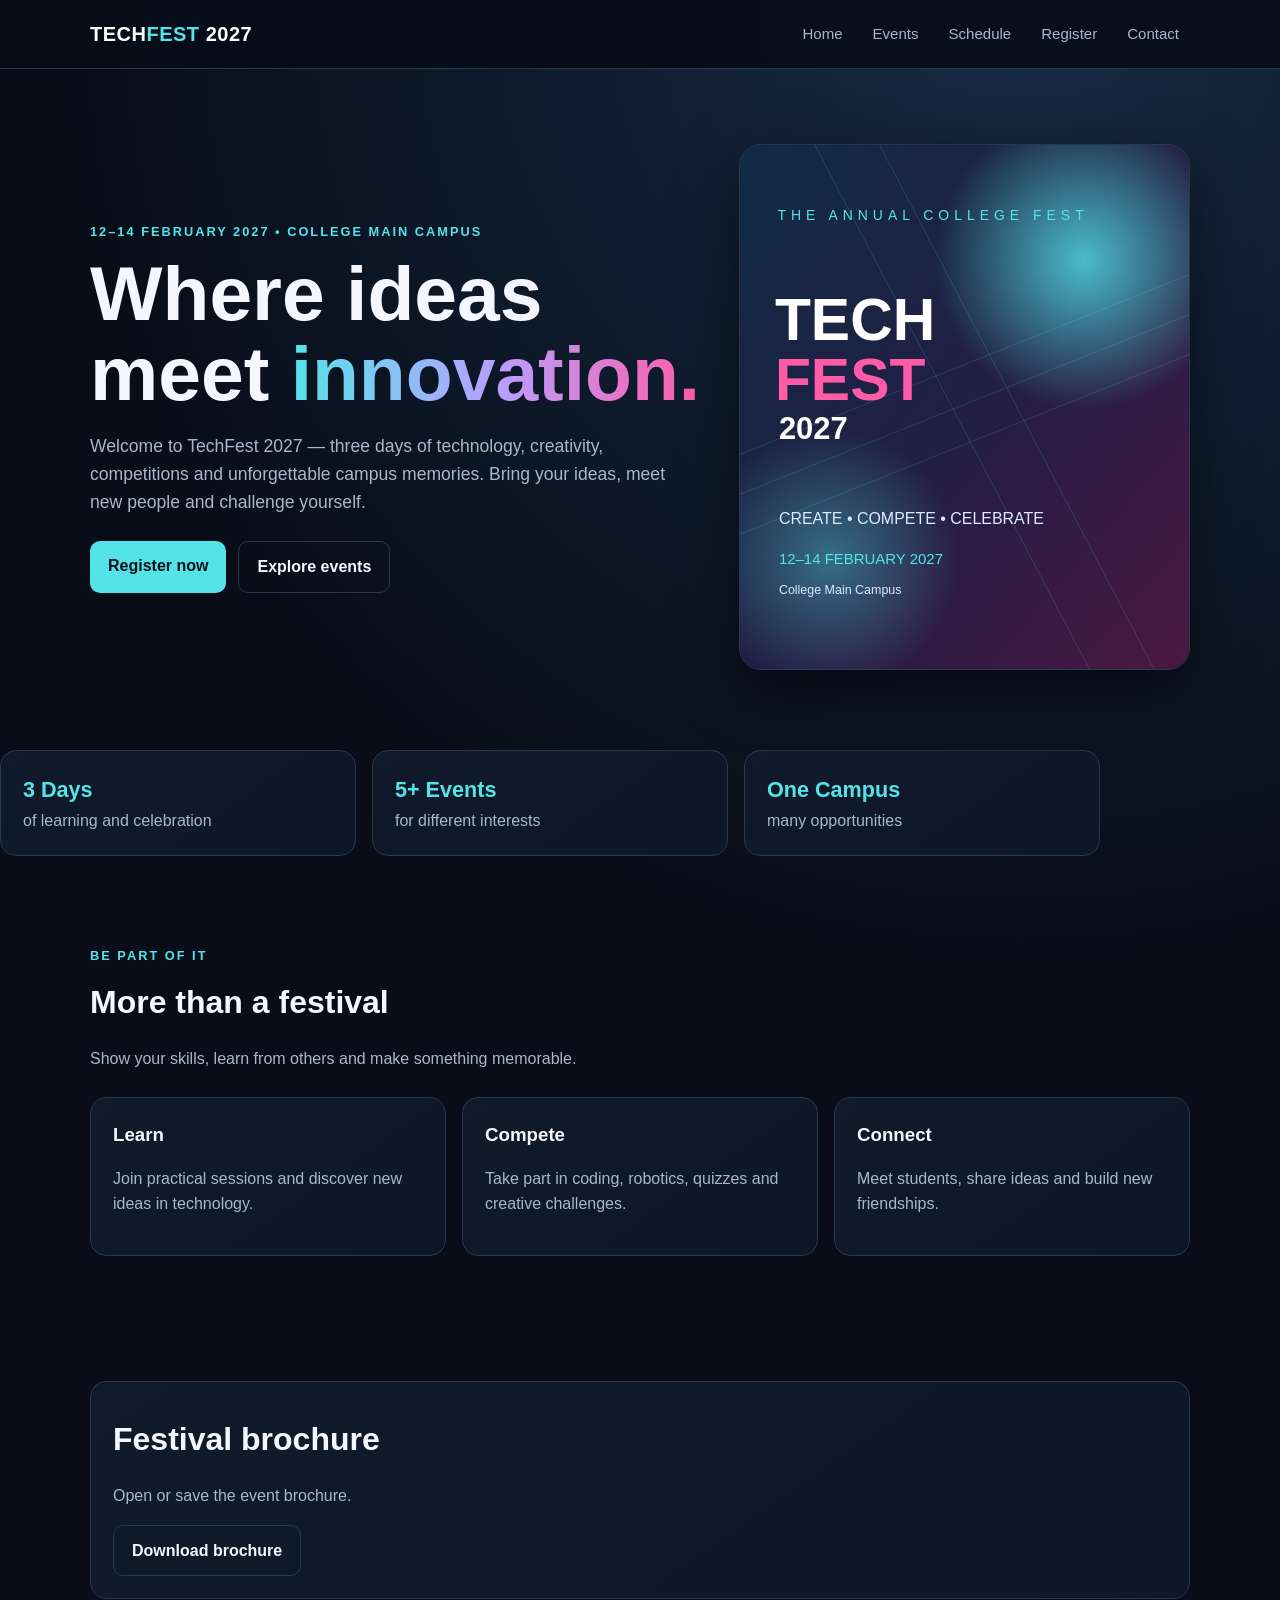
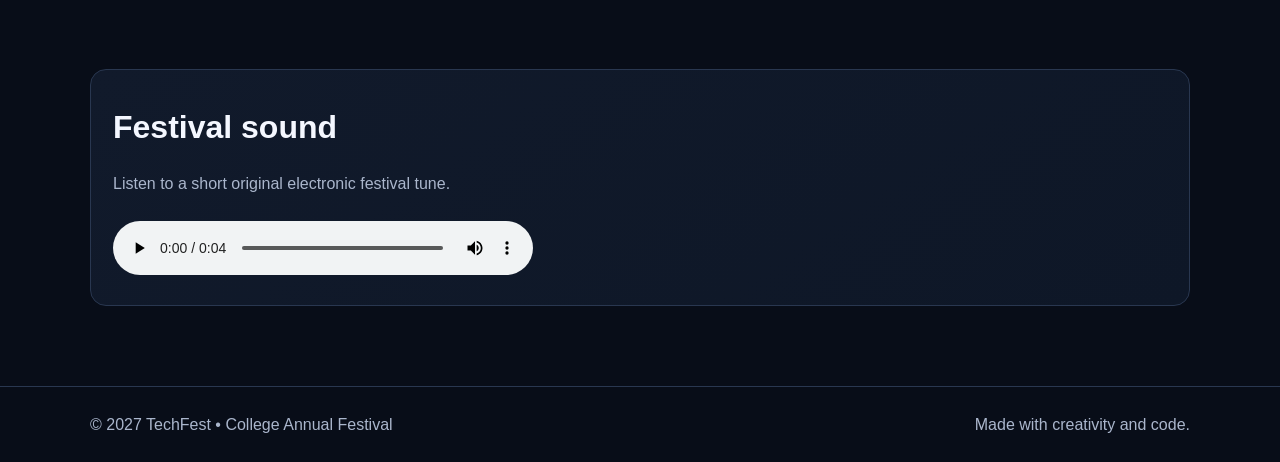
<file: index.html>
<!doctype html>
<html lang="en">
  <head>
    <meta charset="UTF-8" />
    <meta name="viewport" content="width=device-width, initial-scale=1.0" />
    <meta name="description" content="TechFest 2027 college festival website" />
    <title>Home | TechFest 2027</title>
    <link rel="stylesheet" href="style.css" />
  </head>
  <body>
    <header>
      <div class="container nav-wrap">
        <a class="brand" href="index.html">TECH<span>FEST</span> 2027</a>
        <nav aria-label="Main navigation">
          <a href="index.html">Home</a><a href="events.html">Events</a
          ><a href="schedule.html">Schedule</a
          ><a href="register.html">Register</a
          ><a href="contact.html">Contact</a>
        </nav>
      </div>
    </header>
    <main>
      <section class="container hero">
        <div>
          <div class="eyebrow">12–14 February 2027 • College Main Campus</div>
          <h1>Where ideas meet <span class="gradient">innovation.</span></h1>
          <p class="lead">
            Welcome to TechFest 2027 — three days of technology, creativity,
            competitions and unforgettable campus memories. Bring your ideas,
            meet new people and challenge yourself.
          </p>
          <div class="actions">
            <a class="btn" href="register.html">Register now</a
            ><a class="btn secondary" href="events.html">Explore events</a>
          </div>
        </div>
        <img
          class="poster"
          src="assets/fest-poster.svg"
          alt="TechFest 2027 festival poster"
        />
      </section>
      <section class="container stats">
        <div class="stat">
          <strong>3 Days</strong><span>of learning and celebration</span>
        </div>
        <div class="stat">
          <strong>5+ Events</strong><span>for different interests</span>
        </div>
        <div class="stat">
          <strong>One Campus</strong><span>many opportunities</span>
        </div>
      </section>
      <section class="container section">
        <div class="section-head">
          <div class="eyebrow">Be part of it</div>
          <h2>More than a festival</h2>
          <p>
            Show your skills, learn from others and make something memorable.
          </p>
        </div>
        <div class="cards">
          <article class="card">
            <h3>Learn</h3>
            <p class="muted">
              Join practical sessions and discover new ideas in technology.
            </p>
          </article>
          <article class="card">
            <h3>Compete</h3>
            <p class="muted">
              Take part in coding, robotics, quizzes and creative challenges.
            </p>
          </article>
          <article class="card">
            <h3>Connect</h3>
            <p class="muted">
              Meet students, share ideas and build new friendships.
            </p>
          </article>
        </div>
      </section>
      <section class="container section">
        <div class="content-box">
          <h2>Festival brochure</h2>
          <p class="muted">Open or save the event brochure.</p>
          <a class="btn secondary" href="assets/brochure.html" download
            >Download brochure</a
          >
        </div>
      </section>
      <section class="container section">
        <div class="content-box">
          <h2>Festival sound</h2>
          <p class="muted">
            Listen to a short original electronic festival tune.
          </p>
          <audio controls>
            <source src="assets/fest-theme.wav" type="audio/wav" />
            Your browser does not support audio playback.
          </audio>
        </div>
      </section>
    </main>
    <footer>
      <div class="container footer-row">
        <span>© 2027 TechFest • College Annual Festival</span
        ><span>Made with creativity and code.</span>
      </div>
    </footer>
  </body>
</html>
</file>
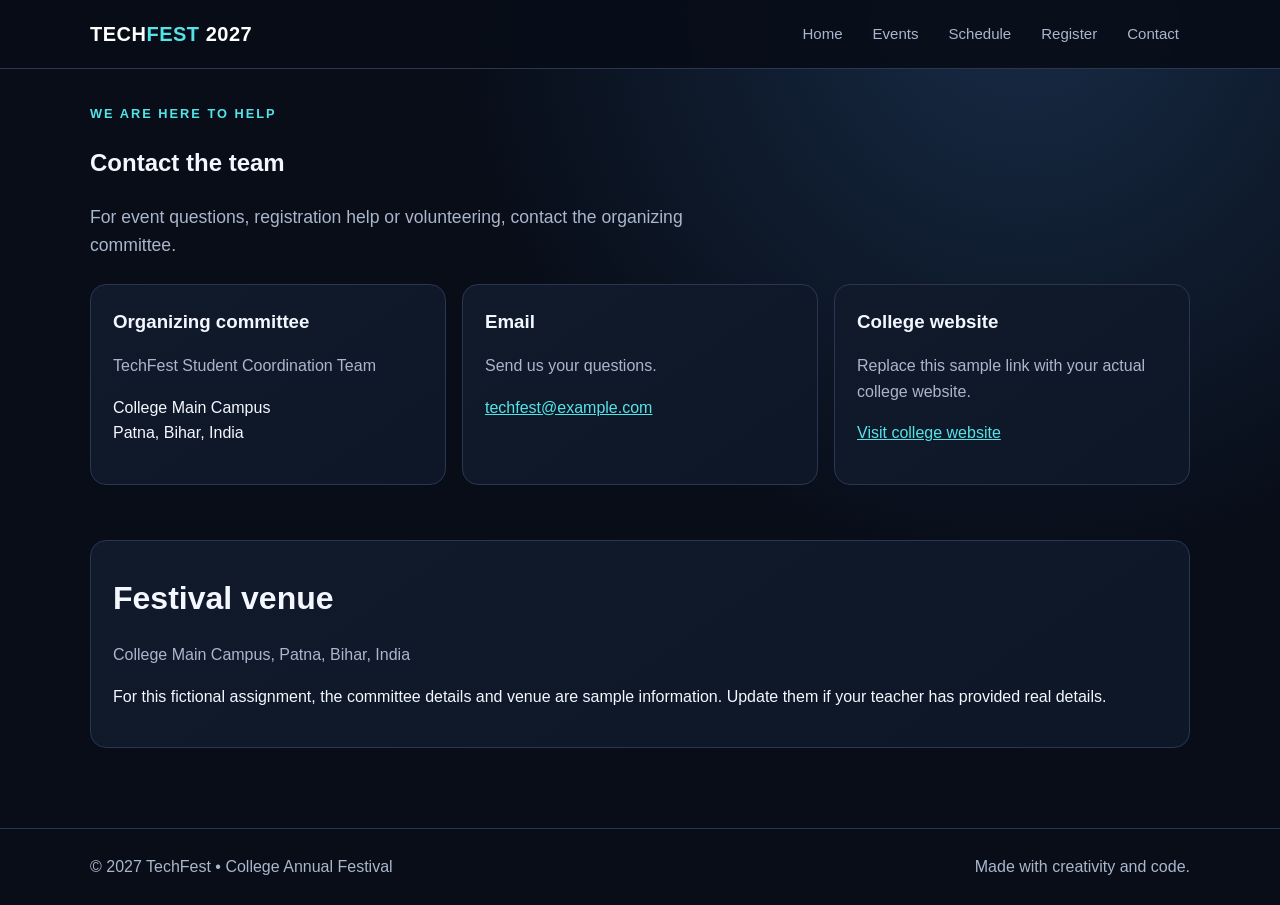
<file: contact.html>
<!doctype html>
<html lang="en">
  <head>
    <meta charset="UTF-8" />
    <meta name="viewport" content="width=device-width, initial-scale=1.0" />
    <meta name="description" content="TechFest 2027 college festival website" />
    <title>Contact | TechFest 2027</title>
    <link rel="stylesheet" href="style.css" />
  </head>
  <body>
    <header>
      <div class="container nav-wrap">
        <a class="brand" href="index.html">TECH<span>FEST</span> 2027</a>
        <nav aria-label="Main navigation">
          <a href="index.html">Home</a><a href="events.html">Events</a
          ><a href="schedule.html">Schedule</a
          ><a href="register.html">Register</a
          ><a href="contact.html">Contact</a>
        </nav>
      </div>
    </header>
    <main>
      <section class="container section">
        <div class="eyebrow">We are here to help</div>
        <h1>Contact the team</h1>
        <p class="lead">
          For event questions, registration help or volunteering, contact the
          organizing committee.
        </p>
        <div class="cards">
          <article class="card">
            <h3>Organizing committee</h3>
            <p class="muted">TechFest Student Coordination Team</p>
            <p>College Main Campus<br />Patna, Bihar, India</p>
          </article>
          <article class="card">
            <h3>Email</h3>
            <p class="muted">Send us your questions.</p>
            <p>
              <a href="mailto:techfest@example.com">techfest@example.com</a>
            </p>
          </article>
          <article class="card">
            <h3>College website</h3>
            <p class="muted">
              Replace this sample link with your actual college website.
            </p>
            <p>
              <a href="https://www.example.com" target="_blank" rel="noopener"
                >Visit college website</a
              >
            </p>
          </article>
        </div>
        <div class="content-box">
          <h2>Festival venue</h2>
          <p class="muted">College Main Campus, Patna, Bihar, India</p>
          <p>
            For this fictional assignment, the committee details and venue are
            sample information. Update them if your teacher has provided real
            details.
          </p>
        </div>
      </section>
    </main>
    <footer>
      <div class="container footer-row">
        <span>© 2027 TechFest • College Annual Festival</span
        ><span>Made with creativity and code.</span>
      </div>
    </footer>
  </body>
</html>
</file>
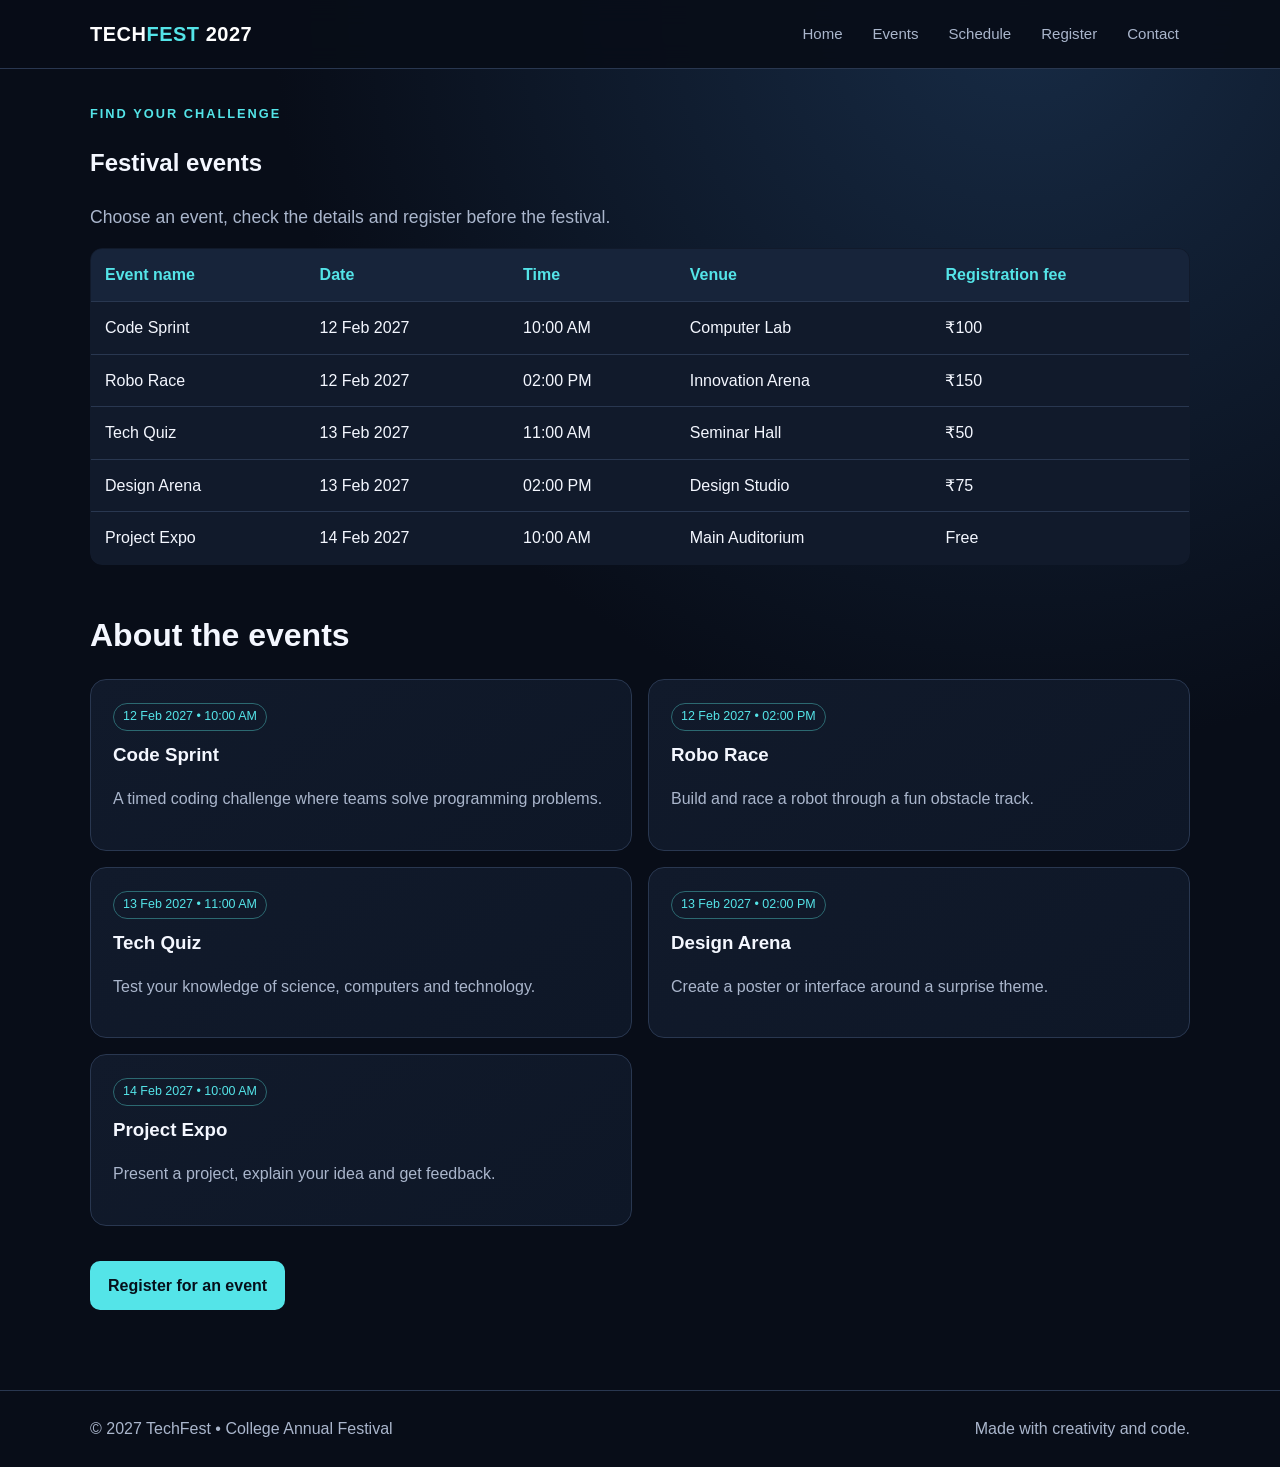
<file: events.html>
<!doctype html>
<html lang="en">
  <head>
    <meta charset="UTF-8" />
    <meta name="viewport" content="width=device-width, initial-scale=1.0" />
    <meta name="description" content="TechFest 2027 college festival website" />
    <title>Events | TechFest 2027</title>
    <link rel="stylesheet" href="style.css" />
  </head>
  <body>
    <header>
      <div class="container nav-wrap">
        <a class="brand" href="index.html">TECH<span>FEST</span> 2027</a>
        <nav aria-label="Main navigation">
          <a href="index.html">Home</a><a href="events.html">Events</a
          ><a href="schedule.html">Schedule</a
          ><a href="register.html">Register</a
          ><a href="contact.html">Contact</a>
        </nav>
      </div>
    </header>
    <main>
      <section class="container section">
        <div class="eyebrow">Find your challenge</div>
        <h1>Festival events</h1>
        <p class="lead">
          Choose an event, check the details and register before the festival.
        </p>
        <div class="table-wrap">
          <table>
            <thead>
              <tr>
                <th>Event name</th>
                <th>Date</th>
                <th>Time</th>
                <th>Venue</th>
                <th>Registration fee</th>
              </tr>
            </thead>
            <tbody>
              <tr>
                <td>Code Sprint</td>
                <td>12 Feb 2027</td>
                <td>10:00 AM</td>
                <td>Computer Lab</td>
                <td>₹100</td>
              </tr>
              <tr>
                <td>Robo Race</td>
                <td>12 Feb 2027</td>
                <td>02:00 PM</td>
                <td>Innovation Arena</td>
                <td>₹150</td>
              </tr>
              <tr>
                <td>Tech Quiz</td>
                <td>13 Feb 2027</td>
                <td>11:00 AM</td>
                <td>Seminar Hall</td>
                <td>₹50</td>
              </tr>
              <tr>
                <td>Design Arena</td>
                <td>13 Feb 2027</td>
                <td>02:00 PM</td>
                <td>Design Studio</td>
                <td>₹75</td>
              </tr>
              <tr>
                <td>Project Expo</td>
                <td>14 Feb 2027</td>
                <td>10:00 AM</td>
                <td>Main Auditorium</td>
                <td>Free</td>
              </tr>
            </tbody>
          </table>
        </div>
        <div class="section">
          <h2>About the events</h2>
          <div class="event-grid">
            <article class="card">
              <span class="tag">12 Feb 2027 • 10:00 AM</span>
              <h3>Code Sprint</h3>
              <p class="muted">
                A timed coding challenge where teams solve programming problems.
              </p>
            </article>
            <article class="card">
              <span class="tag">12 Feb 2027 • 02:00 PM</span>
              <h3>Robo Race</h3>
              <p class="muted">
                Build and race a robot through a fun obstacle track.
              </p>
            </article>
            <article class="card">
              <span class="tag">13 Feb 2027 • 11:00 AM</span>
              <h3>Tech Quiz</h3>
              <p class="muted">
                Test your knowledge of science, computers and technology.
              </p>
            </article>
            <article class="card">
              <span class="tag">13 Feb 2027 • 02:00 PM</span>
              <h3>Design Arena</h3>
              <p class="muted">
                Create a poster or interface around a surprise theme.
              </p>
            </article>
            <article class="card">
              <span class="tag">14 Feb 2027 • 10:00 AM</span>
              <h3>Project Expo</h3>
              <p class="muted">
                Present a project, explain your idea and get feedback.
              </p>
            </article>
          </div>
        </div>
        <a class="btn" href="register.html">Register for an event</a>
      </section>
    </main>
    <footer>
      <div class="container footer-row">
        <span>© 2027 TechFest • College Annual Festival</span
        ><span>Made with creativity and code.</span>
      </div>
    </footer>
  </body>
</html>
</file>
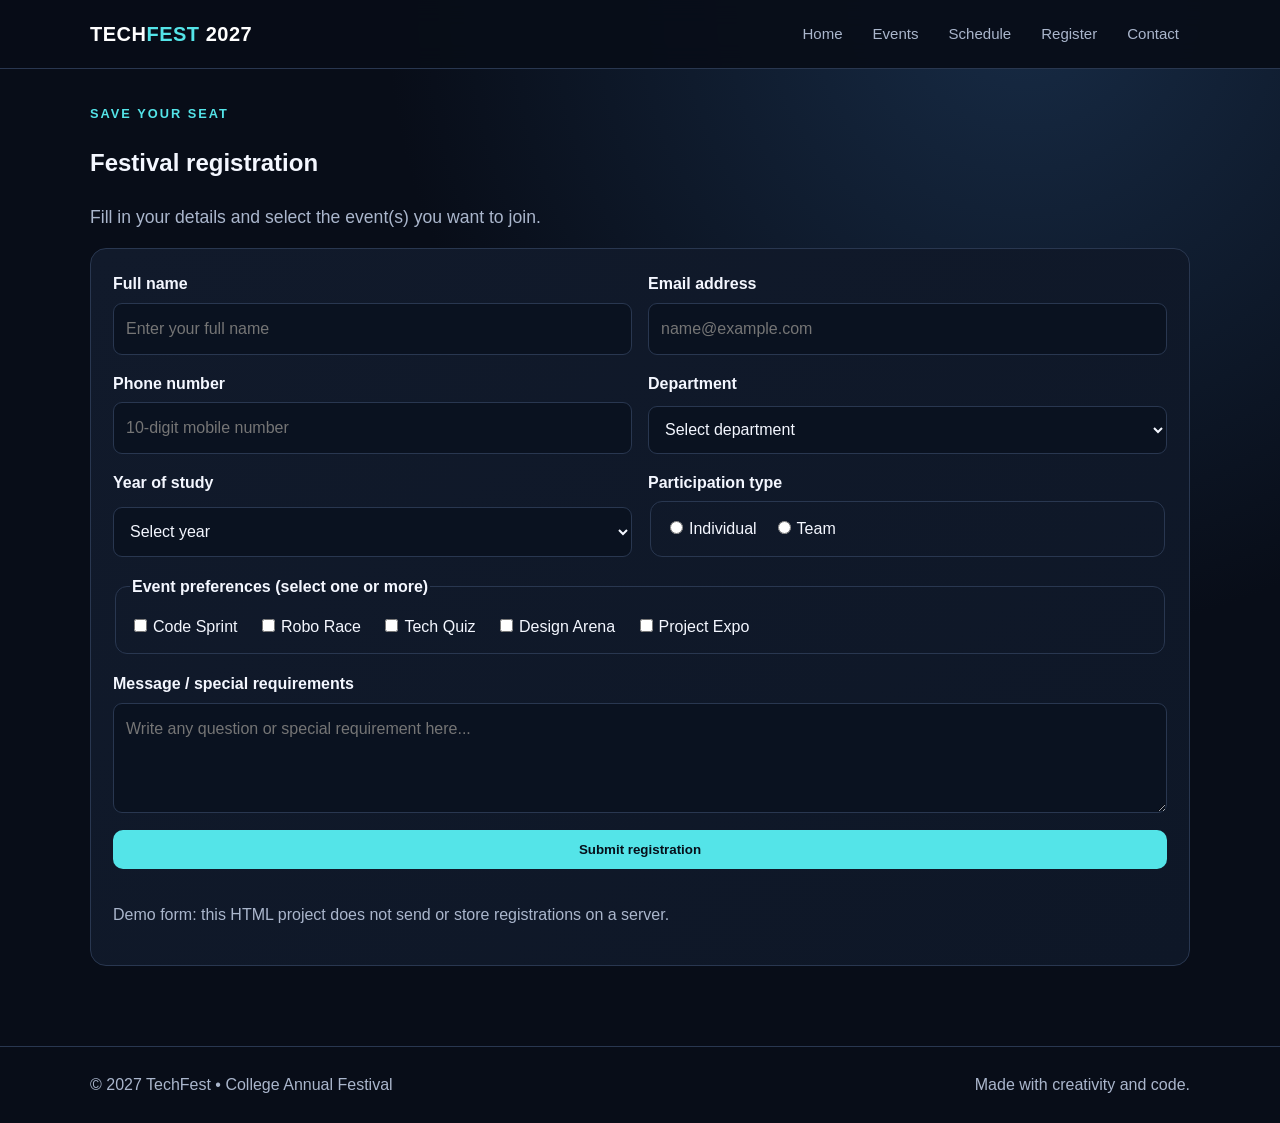
<file: register.html>
<!doctype html>
<html lang="en">
  <head>
    <meta charset="UTF-8" />
    <meta name="viewport" content="width=device-width, initial-scale=1.0" />
    <meta name="description" content="TechFest 2027 college festival website" />
    <title>Register | TechFest 2027</title>
    <link rel="stylesheet" href="style.css" />
  </head>
  <body>
    <header>
      <div class="container nav-wrap">
        <a class="brand" href="index.html">TECH<span>FEST</span> 2027</a>
        <nav aria-label="Main navigation">
          <a href="index.html">Home</a><a href="events.html">Events</a
          ><a href="schedule.html">Schedule</a
          ><a href="register.html">Register</a
          ><a href="contact.html">Contact</a>
        </nav>
      </div>
    </header>
    <main>
      <section class="container section">
        <div class="eyebrow">Save your seat</div>
        <h1>Festival registration</h1>
        <p class="lead">
          Fill in your details and select the event(s) you want to join.
        </p>
        <div class="content-box">
          <form action="#" method="get">
            <div class="form-grid">
              <div class="field">
                <label for="fullname">Full name</label
                ><input
                  id="fullname"
                  name="fullname"
                  type="text"
                  placeholder="Enter your full name"
                  required
                />
              </div>
              <div class="field">
                <label for="email">Email address</label
                ><input
                  id="email"
                  name="email"
                  type="email"
                  placeholder="name@example.com"
                  required
                />
              </div>
              <div class="field">
                <label for="phone">Phone number</label
                ><input
                  id="phone"
                  name="phone"
                  type="tel"
                  placeholder="10-digit mobile number"
                  pattern="[0-9]{10}"
                  required
                />
              </div>
              <div class="field">
                <label for="department">Department</label
                ><select id="department" name="department" required>
                  <option value="">Select department</option>
                  <option>Computer Science</option>
                  <option>Information Technology</option>
                  <option>Electronics</option>
                  <option>Mechanical</option>
                  <option>Other</option>
                </select>
              </div>
              <div class="field">
                <label for="year">Year of study</label
                ><select id="year" name="year" required>
                  <option value="">Select year</option>
                  <option>1st Year</option>
                  <option>2nd Year</option>
                  <option>3rd Year</option>
                  <option>4th Year</option>
                </select>
              </div>
              <div class="field">
                <label>Participation type</label>
                <fieldset>
                  <label
                    ><input
                      class="choice"
                      type="radio"
                      name="type"
                      value="individual"
                      required
                    />Individual</label
                  ><label
                    ><input
                      class="choice"
                      type="radio"
                      name="type"
                      value="team"
                    />Team</label
                  >
                </fieldset>
              </div>
            </div>
            <fieldset>
              <legend>Event preferences (select one or more)</legend>
              <label
                ><input
                  class="choice"
                  type="checkbox"
                  name="events"
                  value="Code Sprint"
                />Code Sprint</label
              >
              <label
                ><input
                  class="choice"
                  type="checkbox"
                  name="events"
                  value="Robo Race"
                />Robo Race</label
              >
              <label
                ><input
                  class="choice"
                  type="checkbox"
                  name="events"
                  value="Tech Quiz"
                />Tech Quiz</label
              >
              <label
                ><input
                  class="choice"
                  type="checkbox"
                  name="events"
                  value="Design Arena"
                />Design Arena</label
              >
              <label
                ><input
                  class="choice"
                  type="checkbox"
                  name="events"
                  value="Project Expo"
                />Project Expo</label
              >
            </fieldset>
            <div class="field">
              <label for="message">Message / special requirements</label
              ><textarea
                id="message"
                name="message"
                placeholder="Write any question or special requirement here..."
              ></textarea>
            </div>
            <button class="btn" type="submit">Submit registration</button>
            <p class="muted">
              Demo form: this HTML project does not send or store registrations
              on a server.
            </p>
          </form>
        </div>
      </section>
    </main>
    <footer>
      <div class="container footer-row">
        <span>© 2027 TechFest • College Annual Festival</span
        ><span>Made with creativity and code.</span>
      </div>
    </footer>
  </body>
</html>
</file>
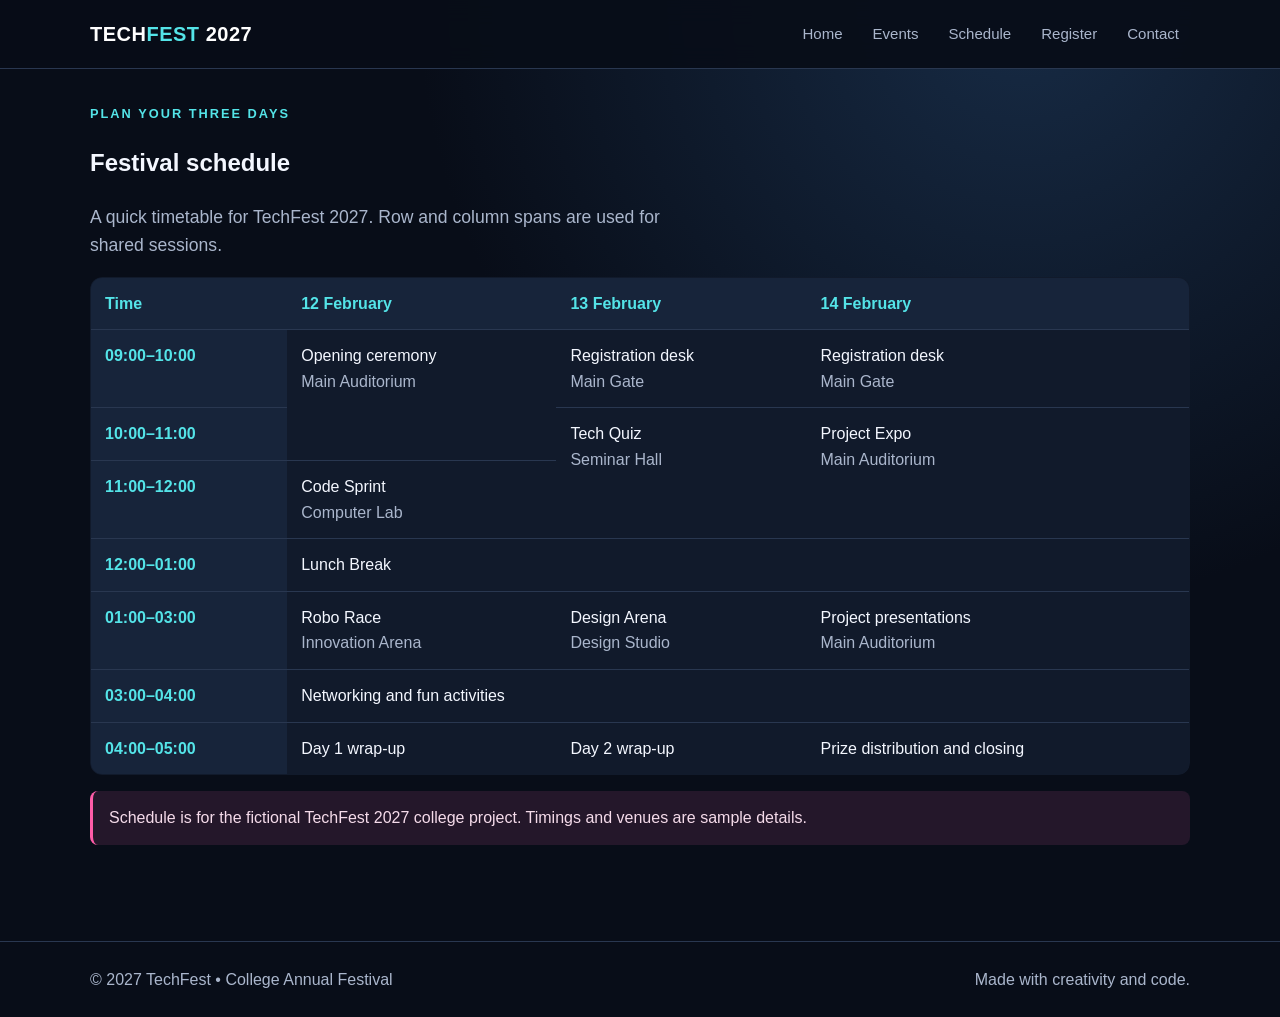
<file: schedule.html>
<!doctype html>
<html lang="en">
  <head>
    <meta charset="UTF-8" />
    <meta name="viewport" content="width=device-width, initial-scale=1.0" />
    <meta name="description" content="TechFest 2027 college festival website" />
    <title>Schedule | TechFest 2027</title>
    <link rel="stylesheet" href="style.css" />
  </head>
  <body>
    <header>
      <div class="container nav-wrap">
        <a class="brand" href="index.html">TECH<span>FEST</span> 2027</a>
        <nav aria-label="Main navigation">
          <a href="index.html">Home</a><a href="events.html">Events</a
          ><a href="schedule.html">Schedule</a
          ><a href="register.html">Register</a
          ><a href="contact.html">Contact</a>
        </nav>
      </div>
    </header>
    <main>
      <section class="container section">
        <div class="eyebrow">Plan your three days</div>
        <h1>Festival schedule</h1>
        <p class="lead">
          A quick timetable for TechFest 2027. Row and column spans are used for
          shared sessions.
        </p>
        <div class="table-wrap">
          <table>
            <thead>
              <tr>
                <th>Time</th>
                <th>12 February</th>
                <th>13 February</th>
                <th>14 February</th>
              </tr>
            </thead>
            <tbody>
              <tr>
                <th>09:00–10:00</th>
                <td rowspan="2">
                  Opening ceremony<br /><span class="muted"
                    >Main Auditorium</span
                  >
                </td>
                <td>
                  Registration desk<br /><span class="muted">Main Gate</span>
                </td>
                <td>
                  Registration desk<br /><span class="muted">Main Gate</span>
                </td>
              </tr>
              <tr>
                <th>10:00–11:00</th>
                <td rowspan="2">
                  Tech Quiz<br /><span class="muted">Seminar Hall</span>
                </td>
                <td rowspan="2">
                  Project Expo<br /><span class="muted">Main Auditorium</span>
                </td>
              </tr>
              <tr>
                <th>11:00–12:00</th>
                <td>
                  Code Sprint<br /><span class="muted">Computer Lab</span>
                </td>
              </tr>
              <tr>
                <th>12:00–01:00</th>
                <td colspan="3">Lunch Break</td>
              </tr>
              <tr>
                <th>01:00–03:00</th>
                <td>
                  Robo Race<br /><span class="muted">Innovation Arena</span>
                </td>
                <td>
                  Design Arena<br /><span class="muted">Design Studio</span>
                </td>
                <td>
                  Project presentations<br /><span class="muted"
                    >Main Auditorium</span
                  >
                </td>
              </tr>
              <tr>
                <th>03:00–04:00</th>
                <td colspan="3">Networking and fun activities</td>
              </tr>
              <tr>
                <th>04:00–05:00</th>
                <td>Day 1 wrap-up</td>
                <td>Day 2 wrap-up</td>
                <td>Prize distribution and closing</td>
              </tr>
            </tbody>
          </table>
        </div>
        <p class="notice">
          Schedule is for the fictional TechFest 2027 college project. Timings
          and venues are sample details.
        </p>
      </section>
    </main>
    <footer>
      <div class="container footer-row">
        <span>© 2027 TechFest • College Annual Festival</span
        ><span>Made with creativity and code.</span>
      </div>
    </footer>
  </body>
</html>
</file>
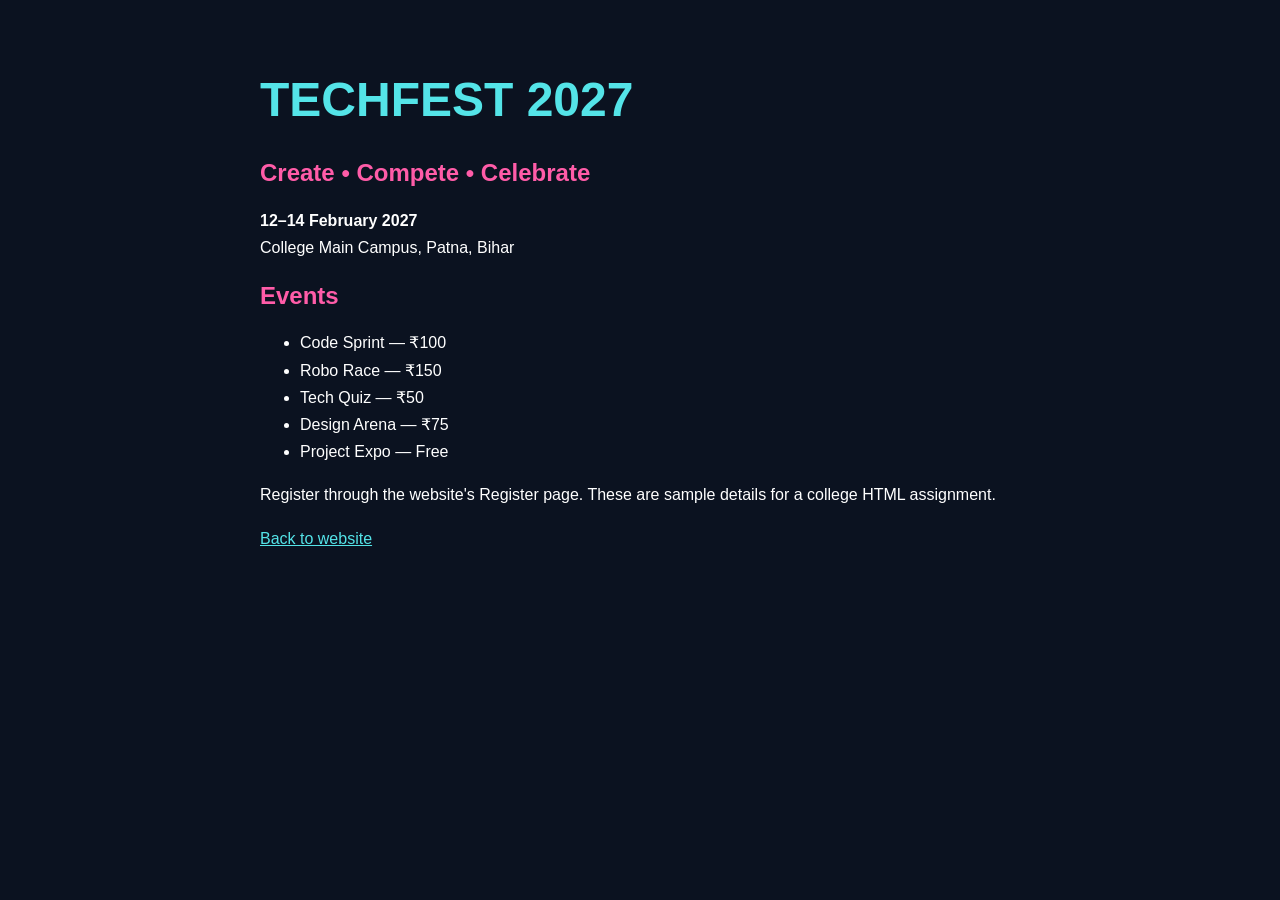
<file: assets/brochure.html>
<!doctype html>
<html lang="en">
  <head>
    <meta charset="UTF-8" />
    <title>TechFest 2027 Brochure</title>
    <style>
      body {
        font-family: Arial;
        background: #0b1220;
        color: #fff;
        padding: 40px;
        max-width: 760px;
        margin: auto;
      }

      h1 {
        font-size: 48px;
        color: #54e4e8;
      }

      h2 {
        color: #ff5ca8;
      }

      li,
      p {
        line-height: 1.7;
      }

      a {
        color: #54e4e8;
      }
    </style>
  </head>
  <body>
    <h1>TECHFEST 2027</h1>

    <h2>Create • Compete • Celebrate</h2>

    <p>
      <b>12–14 February 2027</b><br />
      College Main Campus, Patna, Bihar
    </p>

    <h2>Events</h2>
    <ul>
      <li>Code Sprint — ₹100</li>
      <li>Robo Race — ₹150</li>
      <li>Tech Quiz — ₹50</li>
      <li>Design Arena — ₹75</li>
      <li>Project Expo — Free</li>
    </ul>

    <p>
      Register through the website's Register page. These are sample details for
      a college HTML assignment.
    </p>

    <p>
      <a href="../index.html">Back to website</a>
    </p>
  </body>
</html>
</file>
<file: style.css>
:root {
  --bg: #080d18;
  --panel: #111a2b;
  --panel2: #17243a;
  --text: #f4f7ff;
  --muted: #aab6cc;
  --cyan: #54e4e8;
  --pink: #ff5ca8;
  --line: #293750;
}
* {
  box-sizing: border-box;
}
html {
  scroll-behavior: smooth;
}
body {
  margin: 0;
  background: radial-gradient(circle at 80% 0%, #172b45 0, #080d18 42%);
  color: var(--text);
  font-family: Arial, Helvetica, sans-serif;
  line-height: 1.6;
}
a {
  color: var(--cyan);
}
.container {
  width: min(1100px, 92%);
  margin: auto;
}
header {
  position: sticky;
  top: 0;
  z-index: 10;
  background: #080d18ee;
  border-bottom: 1px solid var(--line);
  backdrop-filter: blur(12px);
}
.nav-wrap {
  display: flex;
  align-items: center;
  justify-content: space-between;
  gap: 20px;
  padding: 14px 0;
}
.brand {
  font-weight: 800;
  font-size: 1.25rem;
  letter-spacing: 0.5px;
  color: white;
  text-decoration: none;
}
.brand span {
  color: var(--cyan);
}
nav {
  display: flex;
  flex-wrap: wrap;
  gap: 8px;
}
nav a {
  padding: 8px 11px;
  border-radius: 8px;
  text-decoration: none;
  color: var(--muted);
  font-size: 0.94rem;
}
nav a:hover,
nav a.active {
  background: var(--panel2);
  color: var(--cyan);
}
main {
  min-height: 70vh;
}
.hero {
  padding: 75px 0 55px;
  display: grid;
  grid-template-columns: 1.15fr 0.85fr;
  gap: 38px;
  align-items: center;
}
.eyebrow {
  color: var(--cyan);
  font-weight: bold;
  letter-spacing: 2px;
  text-transform: uppercase;
  font-size: 0.8rem;
}
.hero h1 {
  font-size: clamp(2.5rem, 6vw, 4.8rem);
  line-height: 1.04;
  margin: 12px 0;
}
.gradient {
  background: linear-gradient(90deg, var(--cyan), #b8a0ff, var(--pink));
  background-clip: text;
  color: transparent;
}
.lead {
  font-size: 1.1rem;
  color: var(--muted);
  max-width: 620px;
}
.actions {
  display: flex;
  gap: 12px;
  flex-wrap: wrap;
  margin-top: 25px;
}
.btn {
  display: inline-block;
  padding: 12px 18px;
  border-radius: 10px;
  background: var(--cyan);
  color: #06101b;
  font-weight: bold;
  text-decoration: none;
  border: 0;
  cursor: pointer;
}
.btn.secondary {
  background: transparent;
  color: var(--text);
  border: 1px solid var(--line);
}
.poster {
  width: 100%;
  border-radius: 22px;
  border: 1px solid var(--line);
  box-shadow: 0 20px 60px #0008;
}
.stats,
.cards {
  display: grid;
  grid-template-columns: repeat(3, 1fr);
  gap: 16px;
  margin: 25px 0 55px;
}
.stat,
.card,
.content-box {
  background: linear-gradient(145deg, var(--panel), #0e1727);
  border: 1px solid var(--line);
  border-radius: 16px;
  padding: 22px;
}
.stat strong {
  display: block;
  color: var(--cyan);
  font-size: 1.35rem;
}
.stat span,
.muted {
  color: var(--muted);
}
h2 {
  font-size: 2rem;
  margin: 10px 0 18px;
}
h3 {
  margin: 0 0 8px;
}
.section {
  padding: 35px 0;
}
.section-head {
  margin-bottom: 20px;
}
.section-head p {
  color: var(--muted);
}
table {
  width: 100%;
  border-collapse: collapse;
  background: var(--panel);
  border: 1px solid var(--line);
  border-radius: 12px;
  overflow: hidden;
}
th,
td {
  text-align: left;
  padding: 13px 14px;
  border-bottom: 1px solid var(--line);
  vertical-align: top;
}
th {
  background: var(--panel2);
  color: var(--cyan);
}
tr:last-child td {
  border-bottom: 0;
}
.table-wrap {
  overflow-x: auto;
  border-radius: 12px;
}
.event-grid {
  display: grid;
  grid-template-columns: repeat(2, 1fr);
  gap: 16px;
}
.tag {
  display: inline-block;
  font-size: 0.78rem;
  color: var(--cyan);
  border: 1px solid #2c6971;
  border-radius: 99px;
  padding: 3px 9px;
  margin-bottom: 9px;
}
form {
  display: grid;
  gap: 17px;
}
.form-grid {
  display: grid;
  grid-template-columns: 1fr 1fr;
  gap: 16px;
}
.field {
  display: grid;
  gap: 6px;
}
label,
legend {
  font-weight: bold;
}
input,
select,
textarea {
  width: 100%;
  padding: 12px;
  border-radius: 9px;
  border: 1px solid var(--line);
  background: #0a1220;
  color: var(--text);
  font: inherit;
}
input:focus,
select:focus,
textarea:focus {
  outline: 2px solid var(--cyan);
}
fieldset {
  border: 1px solid var(--line);
  border-radius: 12px;
  padding: 14px;
}
fieldset label {
  font-weight: normal;
  margin-right: 16px;
  display: inline-block;
}
.choice {
  width: auto;
  margin-right: 6px;
}
textarea {
  min-height: 110px;
  resize: vertical;
}
footer {
  border-top: 1px solid var(--line);
  padding: 25px 0;
  color: var(--muted);
  margin-top: 45px;
}
.footer-row {
  display: flex;
  justify-content: space-between;
  gap: 15px;
  flex-wrap: wrap;
}
.notice {
  padding: 14px 16px;
  border-left: 3px solid var(--pink);
  background: #24172a;
  border-radius: 8px;
  color: #f5dbea;
}
audio {
  width: min(100%, 420px);
  margin-top: 8px;
}
@media (max-width: 760px) {
  .hero {
    grid-template-columns: 1fr;
    padding-top: 45px;
  }
  .stats,
  .cards,
  .event-grid,
  .form-grid {
    grid-template-columns: 1fr;
  }
  .nav-wrap {
    align-items: flex-start;
    flex-direction: column;
  }
  nav {
    gap: 3px;
  }
  nav a {
    padding: 7px 9px;
  }
  .hero h1 {
    font-size: 2.8rem;
  }
}
</file>
